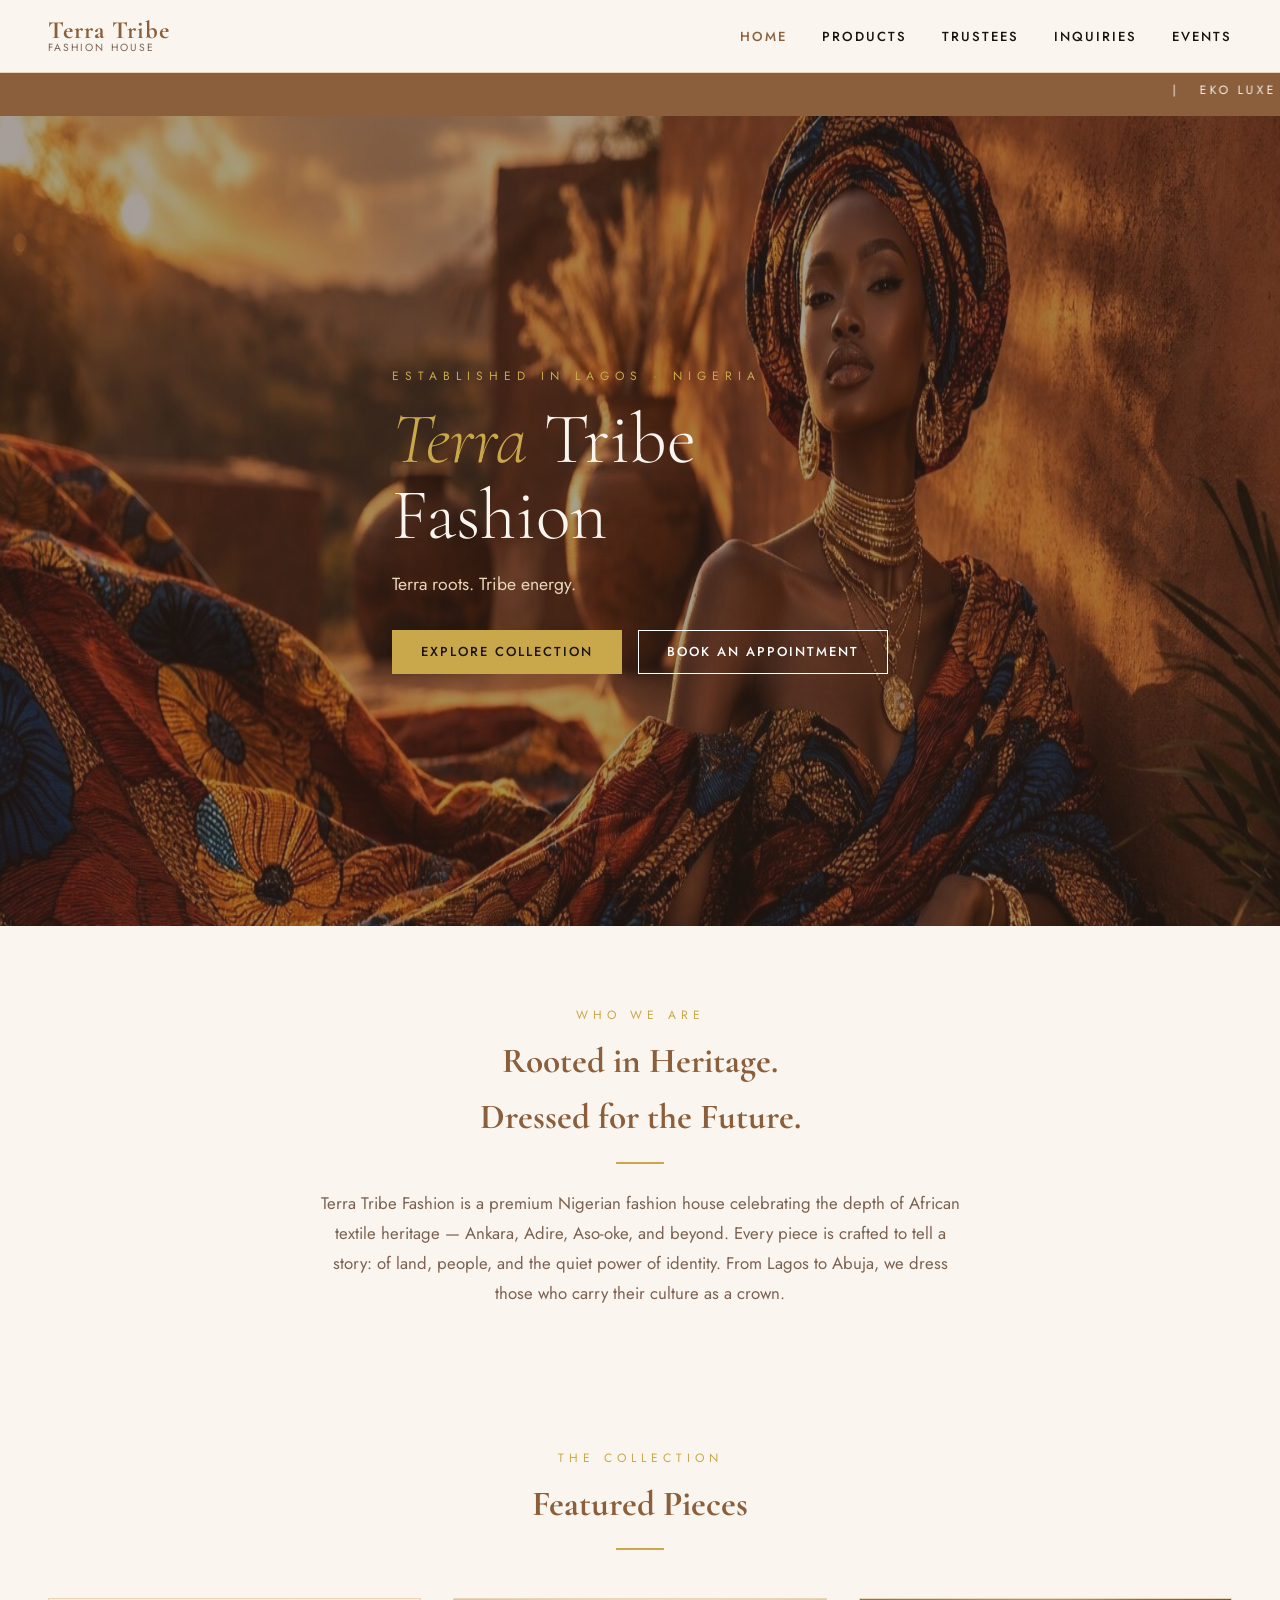
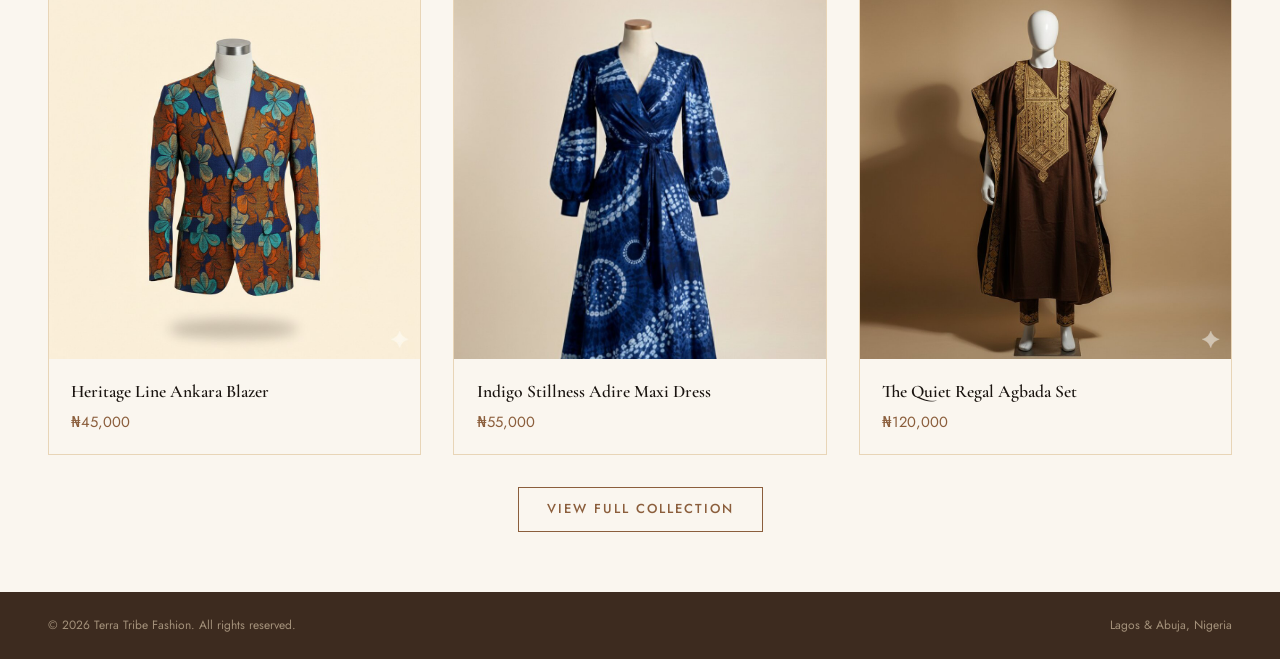
<file: terra/index.html>
<!DOCTYPE html>
<html lang="en">
<head>
  <meta charset="UTF-8" />
  <meta name="viewport" content="width=device-width, initial-scale=1.0" />
  <title>Terra Tribe Fashion — Home</title>
  <link rel="stylesheet" href="styles.css" />
</head>
<body>

<!-- HEADER / NAV -->
<header>
  <div class="container nav-inner">
    <a href="index.html" class="brand">
      <span class="brand-name">Terra Tribe</span>
      <span class="brand-tag">Fashion House</span>
    </a>
    <nav>
      <ul>
        <li><a href="index.html" class="active">Home</a></li>
        <li><a href="products.html">Products</a></li>
        <li><a href="trustees.html">Trustees</a></li>
        <li><a href="inquiries.html">Inquiries</a></li>
        <li><a href="events.html">Events</a></li>
      </ul>
    </nav>
  </div>
</header>

<!-- MARQUEE -->
<div class="marquee-bar">
  <marquee behavior="scroll" direction="left" scrollamount="5">
    &nbsp;&nbsp;&nbsp;|&nbsp;&nbsp;&nbsp;EKO LUXE SEASON PREVIEW - TUESDAY, APRIL 21, 2026 - VICTORIA ISLAND, LAGOS
    &nbsp;&nbsp;&nbsp;|&nbsp;&nbsp;&nbsp;LAGOS RUNWAY SHOWCASE NIGHT - FRIDAY, MAY 15, 2026 - IKOYI, LAGOS
    &nbsp;&nbsp;&nbsp;|&nbsp;&nbsp;&nbsp;ABUJA COUTURE BRUNCH - SATURDAY, SEPTEMBER 12, 2026 - MAITAMA ABUJA
    &nbsp;&nbsp;&nbsp;|&nbsp;&nbsp;&nbsp;YEAR END GALA &amp; AWARDS - SATURDAY, DECEMBER 5, 2026 - CBD, ABUJA
  </marquee>
</div>

<!-- MAIN CONTENT -->
<main>

<!-- HERO -->
<section class="hero">
  <div class="hero-bg">
    <img src="images/hero.jpg" alt="Terra Tribe Fashion" />
  </div>
  <div class="container">
    <div class="hero-content">
      <p class="hero-eyebrow">Established in Lagos · Nigeria</p>
      <h1 class="hero-title">
        <em>Terra</em> Tribe<br/>Fashion
      </h1>
      <p class="hero-tagline">Terra roots. Tribe energy.</p>
      <div class="hero-actions">
        <a href="products.html" class="btn btn-gold">Explore Collection</a>
        <a href="inquiries.html" class="btn btn-outline btn-outline-light">Book an Appointment</a>
      </div>
    </div>
  </div>
</section>

<!-- INTRO -->
<section class="intro-section">
  <div class="container">
    <p class="section-label text-center">Who We Are</p>
    <h2 class="section-title text-center">Rooted in Heritage.<br/>Dressed for the Future.</h2>
    <span class="section-divider"></span>
    <p class="intro-text">
      Terra Tribe Fashion is a premium Nigerian fashion house celebrating the depth of African textile
      heritage — Ankara, Adire, Aso-oke, and beyond. Every piece is crafted to tell a story: of land,
      people, and the quiet power of identity. From Lagos to Abuja, we dress those who carry their
      culture as a crown.
    </p>
  </div>
</section>

<!-- FEATURED PRODUCTS -->
<section class="featured-section">
  <div class="container">
    <div class="section-header">
      <p class="section-label">The Collection</p>
      <h2 class="section-title">Featured Pieces</h2>
      <span class="section-divider"></span>
    </div>
    <div class="product-grid">
      <div class="product-card">
        <div class="product-img-wrap">
          <img src="images/product1.jpg" alt="Heritage Line Ankara Blazer" />
        </div>
        <div class="product-info">
          <p class="product-name">Heritage Line Ankara Blazer</p>
          <p class="product-price">₦45,000</p>
        </div>
      </div>
      <div class="product-card">
        <div class="product-img-wrap">
          <img src="images/product2.jpg" alt="Indigo Stillness Adire Maxi Dress" />
        </div>
        <div class="product-info">
          <p class="product-name">Indigo Stillness Adire Maxi Dress</p>
          <p class="product-price">₦55,000</p>
        </div>
      </div>
      <div class="product-card">
        <div class="product-img-wrap">
          <img src="images/product3.jpg" alt="The Quiet Regal Agbada Set" />
        </div>
        <div class="product-info">
          <p class="product-name">The Quiet Regal Agbada Set</p>
          <p class="product-price">₦120,000</p>
        </div>
      </div>
    </div>
    <div class="text-center mt2">
      <a href="products.html" class="btn btn-outline">View Full Collection</a>
    </div>
  </div>
</section>


</main>

<!-- FOOTER -->
<footer>
  <div class="container">
    <div class="footer-bottom">
      <span>&copy; 2026 Terra Tribe Fashion. All rights reserved.</span>
      <span>Lagos &amp; Abuja, Nigeria</span>
    </div>
  </div>
</footer>

<button id="back-to-top" title="Back to top">&#8593;</button>

<script src="js/home.js"></script>
</body>
</html>
</file>
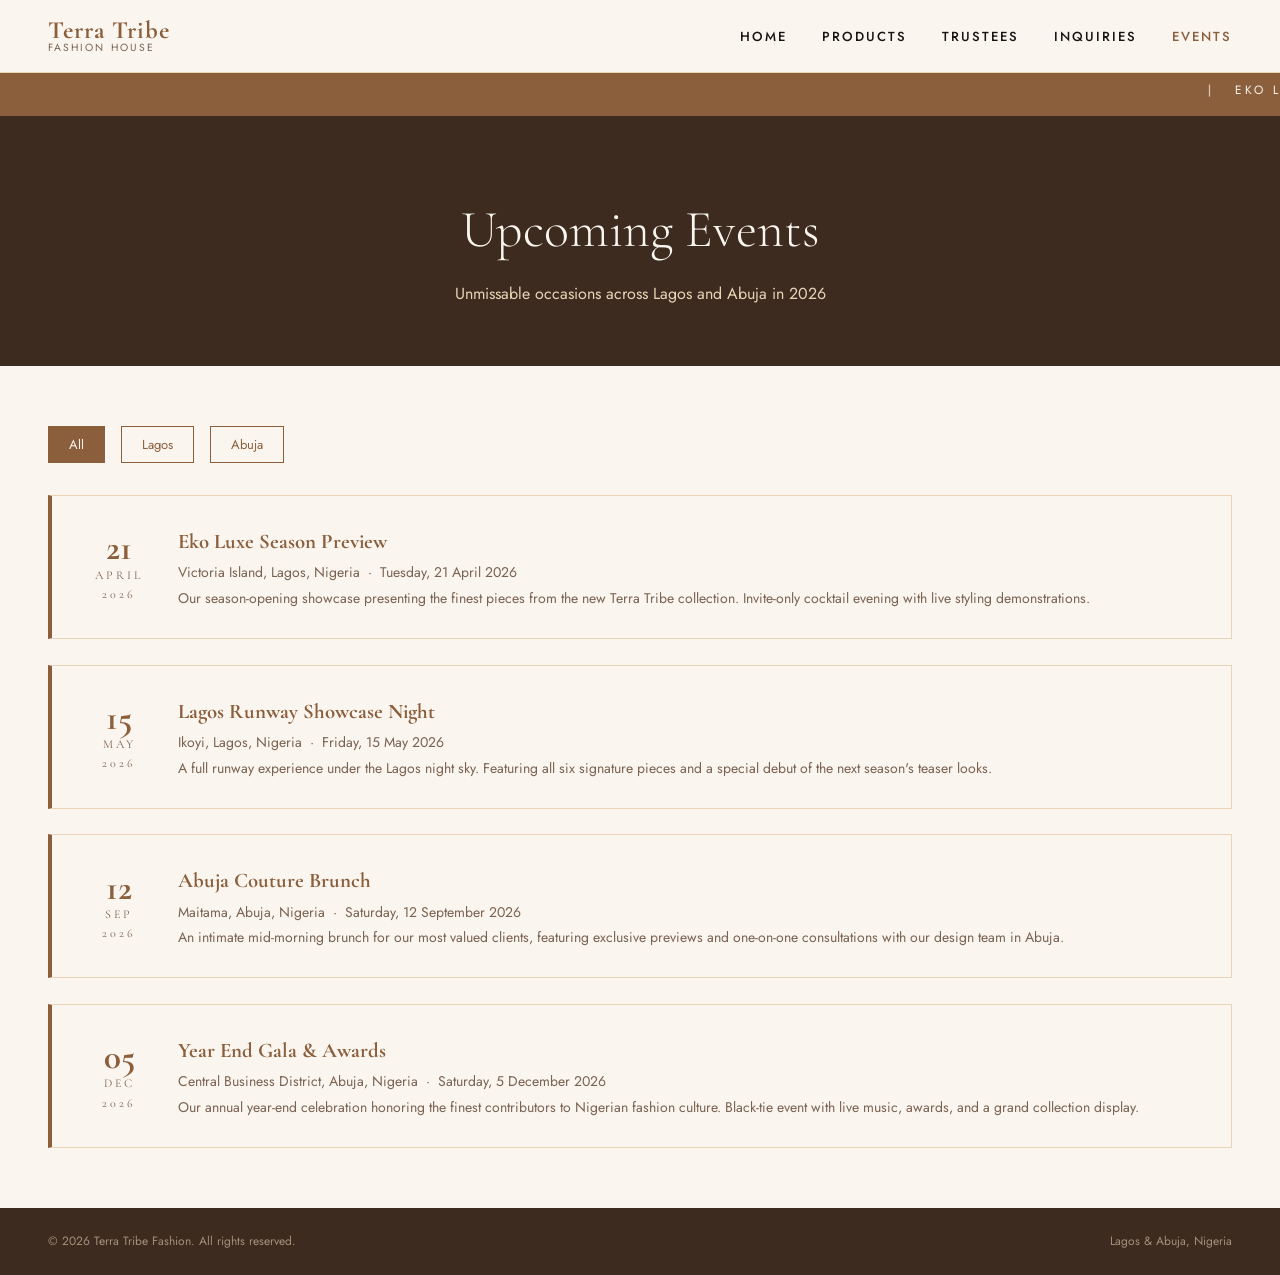
<file: terra/events.html>
<!DOCTYPE html>
<html lang="en">
<head>
  <meta charset="UTF-8" />
  <meta name="viewport" content="width=device-width, initial-scale=1.0" />
  <title>Terra Tribe Fashion — Events</title>
  <link rel="stylesheet" href="styles.css" />
</head>
<body>

<!-- HEADER / NAV -->
<header>
  <div class="container nav-inner">
    <a href="index.html" class="brand">
      <span class="brand-name">Terra Tribe</span>
      <span class="brand-tag">Fashion House</span>
    </a>
    <nav>
      <ul>
        <li><a href="index.html">Home</a></li>
        <li><a href="products.html">Products</a></li>
        <li><a href="trustees.html">Trustees</a></li>
        <li><a href="inquiries.html">Inquiries</a></li>
        <li><a href="events.html" class="active">Events</a></li>
      </ul>
    </nav>
  </div>
</header>

<!-- MARQUEE -->
<div class="marquee-bar">
  <marquee behavior="scroll" direction="left" scrollamount="5">
    &nbsp;&nbsp;&nbsp;|&nbsp;&nbsp;&nbsp;EKO LUXE SEASON PREVIEW - TUESDAY, APRIL 21, 2026 - VICTORIA ISLAND, LAGOS
    &nbsp;&nbsp;&nbsp;|&nbsp;&nbsp;&nbsp;LAGOS RUNWAY SHOWCASE NIGHT - FRIDAY, MAY 15, 2026 - IKOYI, LAGOS
    &nbsp;&nbsp;&nbsp;|&nbsp;&nbsp;&nbsp;ABUJA COUTURE BRUNCH - SATURDAY, SEPTEMBER 12, 2026 - MAITAMA ABUJA
    &nbsp;&nbsp;&nbsp;|&nbsp;&nbsp;&nbsp;YEAR END GALA &amp; AWARDS - SATURDAY, DECEMBER 5, 2026 - CBD, ABUJA
  </marquee>
</div>

<!-- MAIN CONTENT -->
<main>
<section class="page-hero">
  <h1>Upcoming Events</h1>
  <p>Unmissable occasions across Lagos and Abuja in 2026</p>
</section>

  <section class="spacer">
    <div class="container">

      <!-- CITY FILTER BUTTONS -->
      <div class="filter-wrap">
        <button class="filter-btn active" data-filter="all">All</button>
        <button class="filter-btn" data-filter="lagos">Lagos</button>
        <button class="filter-btn" data-filter="abuja">Abuja</button>
      </div>

      <!-- Events list -->
      <div class="events-list">

        <div class="event-card" data-city="lagos">
          <div class="event-date">
            <div class="day">21</div>
            <div class="month">April</div>
            <div class="year">2026</div>
          </div>
          <div class="event-info">
            <h3>Eko Luxe Season Preview</h3>
            <p>Victoria Island, Lagos, Nigeria &nbsp;·&nbsp; Tuesday, 21 April 2026</p>
            <p class="event-desc">
              Our season-opening showcase presenting the finest pieces from the new Terra Tribe collection.
              Invite-only cocktail evening with live styling demonstrations.
            </p>
          </div>
        </div>

        <div class="event-card" data-city="lagos">
          <div class="event-date">
            <div class="day">15</div>
            <div class="month">May</div>
            <div class="year">2026</div>
          </div>
          <div class="event-info">
            <h3>Lagos Runway Showcase Night</h3>
            <p>Ikoyi, Lagos, Nigeria &nbsp;·&nbsp; Friday, 15 May 2026</p>
            <p class="event-desc">
              A full runway experience under the Lagos night sky. Featuring all six signature pieces and
              a special debut of the next season's teaser looks.
            </p>
          </div>
        </div>

        <div class="event-card" data-city="abuja">
          <div class="event-date">
            <div class="day">12</div>
            <div class="month">Sep</div>
            <div class="year">2026</div>
          </div>
          <div class="event-info">
            <h3>Abuja Couture Brunch</h3>
            <p>Maitama, Abuja, Nigeria &nbsp;·&nbsp; Saturday, 12 September 2026</p>
            <p class="event-desc">
              An intimate mid-morning brunch for our most valued clients, featuring exclusive previews
              and one-on-one consultations with our design team in Abuja.
            </p>
          </div>
        </div>

        <div class="event-card" data-city="abuja">
          <div class="event-date">
            <div class="day">05</div>
            <div class="month">Dec</div>
            <div class="year">2026</div>
          </div>
          <div class="event-info">
            <h3>Year End Gala &amp; Awards</h3>
            <p>Central Business District, Abuja, Nigeria &nbsp;·&nbsp; Saturday, 5 December 2026</p>
            <p class="event-desc">
              Our annual year-end celebration honoring the finest contributors to Nigerian fashion culture.
              Black-tie event with live music, awards, and a grand collection display.
            </p>
          </div>
        </div>

      </div>

    </div>
  </section>
</main>

<!-- FOOTER -->
<footer>
  <div class="container">
    <div class="footer-bottom">
      <span>&copy; 2026 Terra Tribe Fashion. All rights reserved.</span>
      <span>Lagos &amp; Abuja, Nigeria</span>
    </div>
  </div>
</footer>

<script src="js/events.js"></script>
</body>
</html>
</file>
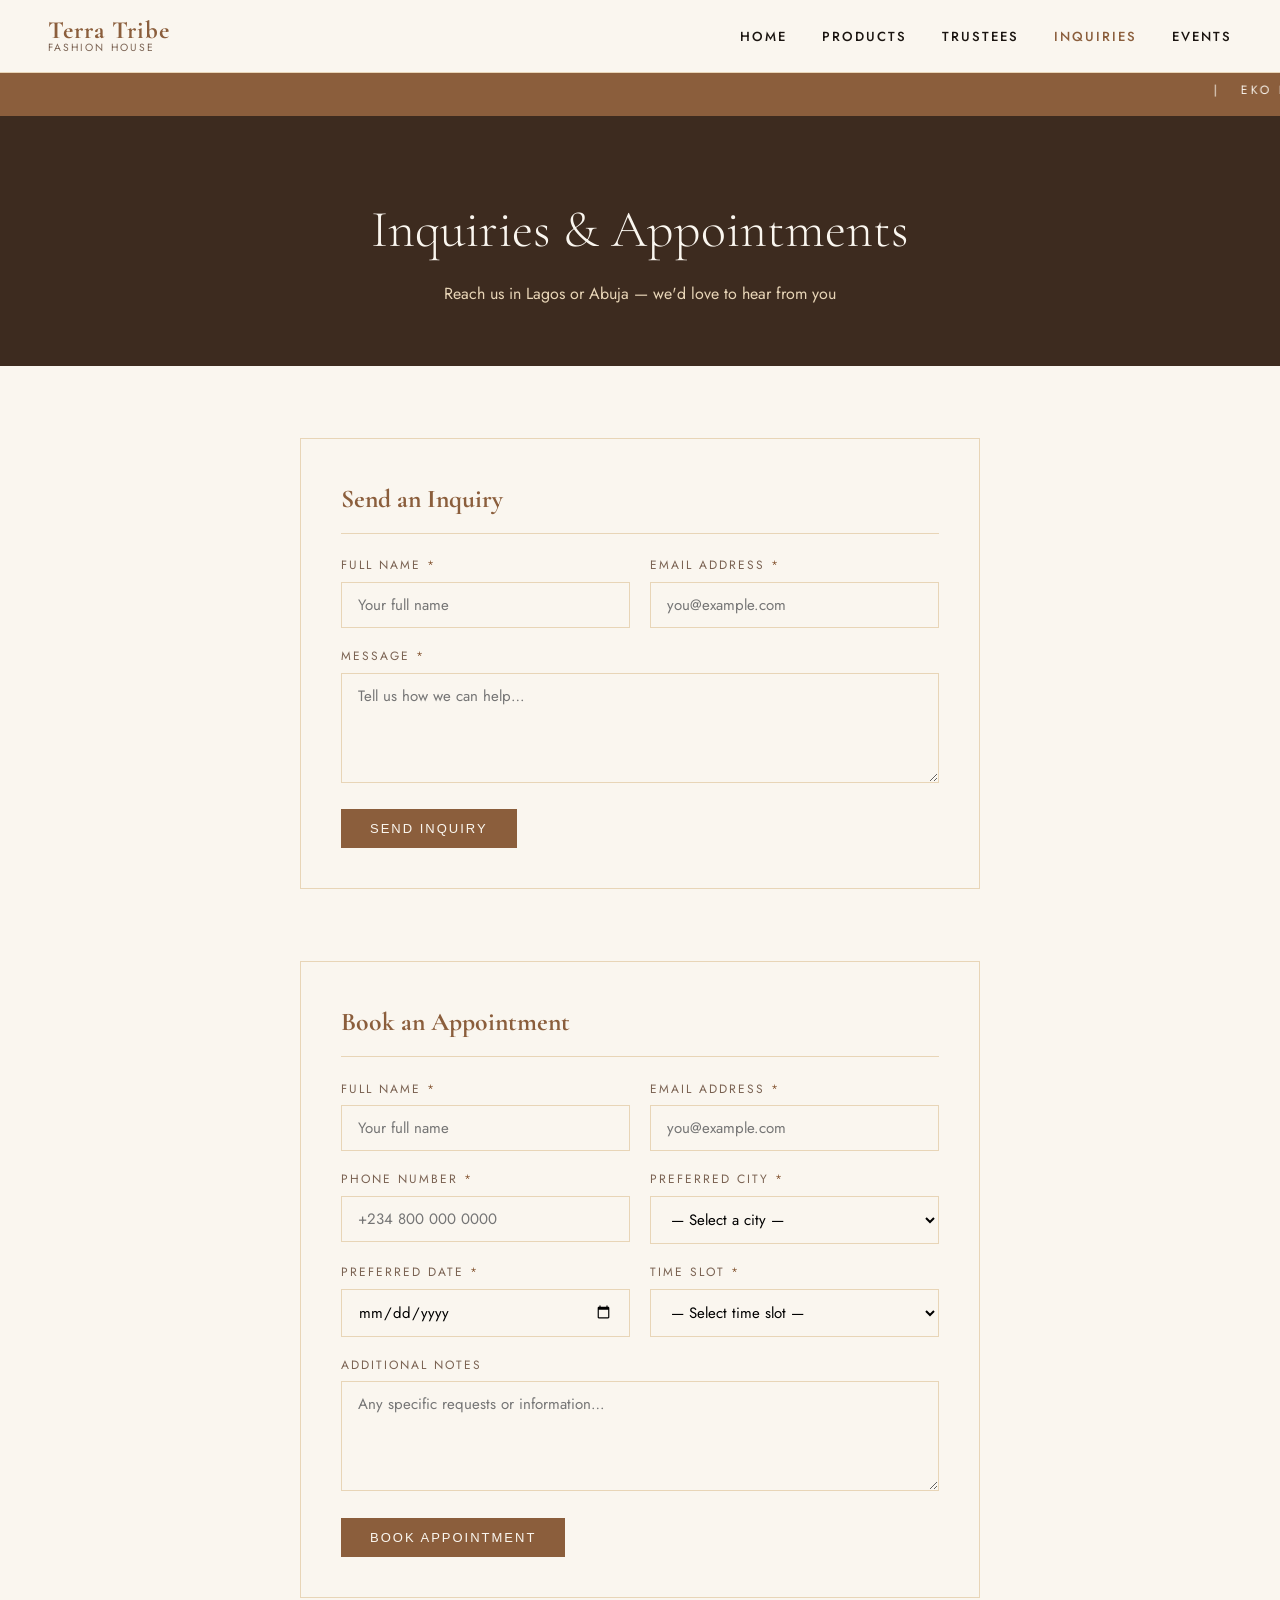
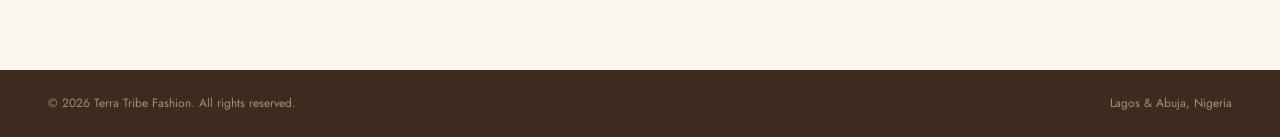
<file: terra/inquiries.html>
<!DOCTYPE html>
<html lang="en">
<head>
  <meta charset="UTF-8" />
  <meta name="viewport" content="width=device-width, initial-scale=1.0" />
  <title>Terra Tribe Fashion — Inquiries &amp; Appointments</title>
  <link rel="stylesheet" href="styles.css" />
</head>
<body>

<!-- HEADER / NAV -->
<header>
  <div class="container nav-inner">
    <a href="index.html" class="brand">
      <span class="brand-name">Terra Tribe</span>
      <span class="brand-tag">Fashion House</span>
    </a>
    <nav>
      <ul>
        <li><a href="index.html">Home</a></li>
        <li><a href="products.html">Products</a></li>
        <li><a href="trustees.html">Trustees</a></li>
        <li><a href="inquiries.html" class="active">Inquiries</a></li>
        <li><a href="events.html">Events</a></li>
      </ul>
    </nav>
  </div>
</header>

<!-- MARQUEE -->
<div class="marquee-bar">
  <marquee behavior="scroll" direction="left" scrollamount="5">
    &nbsp;&nbsp;&nbsp;|&nbsp;&nbsp;&nbsp;EKO LUXE SEASON PREVIEW - TUESDAY, APRIL 21, 2026 - VICTORIA ISLAND, LAGOS
    &nbsp;&nbsp;&nbsp;|&nbsp;&nbsp;&nbsp;LAGOS RUNWAY SHOWCASE NIGHT - FRIDAY, MAY 15, 2026 - IKOYI, LAGOS
    &nbsp;&nbsp;&nbsp;|&nbsp;&nbsp;&nbsp;ABUJA COUTURE BRUNCH - SATURDAY, SEPTEMBER 12, 2026 - MAITAMA ABUJA
    &nbsp;&nbsp;&nbsp;|&nbsp;&nbsp;&nbsp;YEAR END GALA &amp; AWARDS - SATURDAY, DECEMBER 5, 2026 - CBD, ABUJA
  </marquee>
</div>

<!-- MAIN CONTENT -->
<main>
<section class="page-hero">
  <h1>Inquiries &amp; Appointments</h1>
  <p>Reach us in Lagos or Abuja — we'd love to hear from you</p>
</section>

  <!-- INQUIRY FORM -->
  <section class="form-section">
    <div class="container">
      <div class="form-card">
        <h2 class="form-title">Send an Inquiry</h2>
        <form id="inquiry-form">
          <div class="form-row">
            <div class="form-group">
              <label for="inq-name">Full Name <span class="required-star">*</span></label>
              <input type="text" id="inq-name" name="name" placeholder="Your full name" />
              <span class="field-error" id="err-inq-name">Please enter your full name.</span>
            </div>
            <div class="form-group">
              <label for="inq-email">Email Address <span class="required-star">*</span></label>
              <input type="email" id="inq-email" name="email" placeholder="you@example.com" />
              <span class="field-error" id="err-inq-email">Please enter a valid email address.</span>
            </div>
          </div>
          <div class="form-group">
            <label for="inq-message">Message <span class="required-star">*</span></label>
            <textarea id="inq-message" name="message" placeholder="Tell us how we can help…"></textarea>
            <span class="field-error" id="err-inq-message">Please enter a message.</span>
          </div>
          <button type="submit" class="btn btn-primary">Send Inquiry</button>
          <div class="success-msg" id="inq-success">Thank you! Your inquiry has been received. We'll be in touch within 24 hours.</div>
        </form>
      </div>
    </div>
  </section>

  <!-- APPOINTMENT FORM -->
  <section class="form-section form-section-flush">
    <div class="container">
      <div class="form-card">
        <h2 class="form-title">Book an Appointment</h2>
        <form id="appt-form">
          <div class="form-row">
            <div class="form-group">
              <label for="appt-name">Full Name <span class="required-star">*</span></label>
              <input type="text" id="appt-name" name="name" placeholder="Your full name" />
              <span class="field-error" id="err-appt-name">Please enter your full name.</span>
            </div>
            <div class="form-group">
              <label for="appt-email">Email Address <span class="required-star">*</span></label>
              <input type="email" id="appt-email" name="email" placeholder="you@example.com" />
              <span class="field-error" id="err-appt-email">Please enter a valid email address.</span>
            </div>
          </div>
          <div class="form-row">
            <div class="form-group">
              <label for="appt-phone">Phone Number <span class="required-star">*</span></label>
              <input type="tel" id="appt-phone" name="phone" placeholder="+234 800 000 0000" />
              <span class="field-error" id="err-appt-phone">Please enter a valid phone number (at least 10 digits).</span>
            </div>
            <div class="form-group">
              <label for="appt-city">Preferred City <span class="required-star">*</span></label>
              <select id="appt-city" name="city">
                <option value="">— Select a city —</option>
                <option value="lagos">Lagos</option>
                <option value="abuja">Abuja</option>
              </select>
              <span class="field-error" id="err-appt-city">Please select a city.</span>
            </div>
          </div>
          <div class="form-row">
            <div class="form-group">
              <label for="appt-date">Preferred Date <span class="required-star">*</span></label>
              <input type="date" id="appt-date" name="date" />
              <span class="field-error" id="err-appt-date">Please select a date.</span>
            </div>
            <div class="form-group">
              <label for="appt-time">Time Slot <span class="required-star">*</span></label>
              <select id="appt-time" name="time">
                <option value="">— Select time slot —</option>
                <option value="09:00 AM">09:00 AM</option>
                <option value="10:00 AM">10:00 AM</option>
                <option value="11:00 AM">11:00 AM</option>
                <option value="12:00 PM">12:00 PM</option>
                <option value="02:00 PM">02:00 PM</option>
                <option value="03:00 PM">03:00 PM</option>
                <option value="04:00 PM">04:00 PM</option>
                <option value="05:00 PM">05:00 PM</option>
              </select>
              <span class="field-error" id="err-appt-time">Please select a time slot.</span>
            </div>
          </div>
          <div class="form-group">
            <label for="appt-message">Additional Notes</label>
            <textarea id="appt-message" name="message" placeholder="Any specific requests or information…"></textarea>
          </div>
          <button type="submit" class="btn btn-primary">Book Appointment</button>
          <div class="success-msg" id="appt-success">Appointment booked! We'll confirm your slot via email within 2 hours.</div>
        </form>
      </div>
    </div>
  </section>
</main>

<!-- FOOTER -->
<footer>
  <div class="container">
    <div class="footer-bottom">
      <span>&copy; 2026 Terra Tribe Fashion. All rights reserved.</span>
      <span>Lagos &amp; Abuja, Nigeria</span>
    </div>
  </div>
</footer>

<script src="js/inquiries.js"></script>
</body>
</html>
</file>
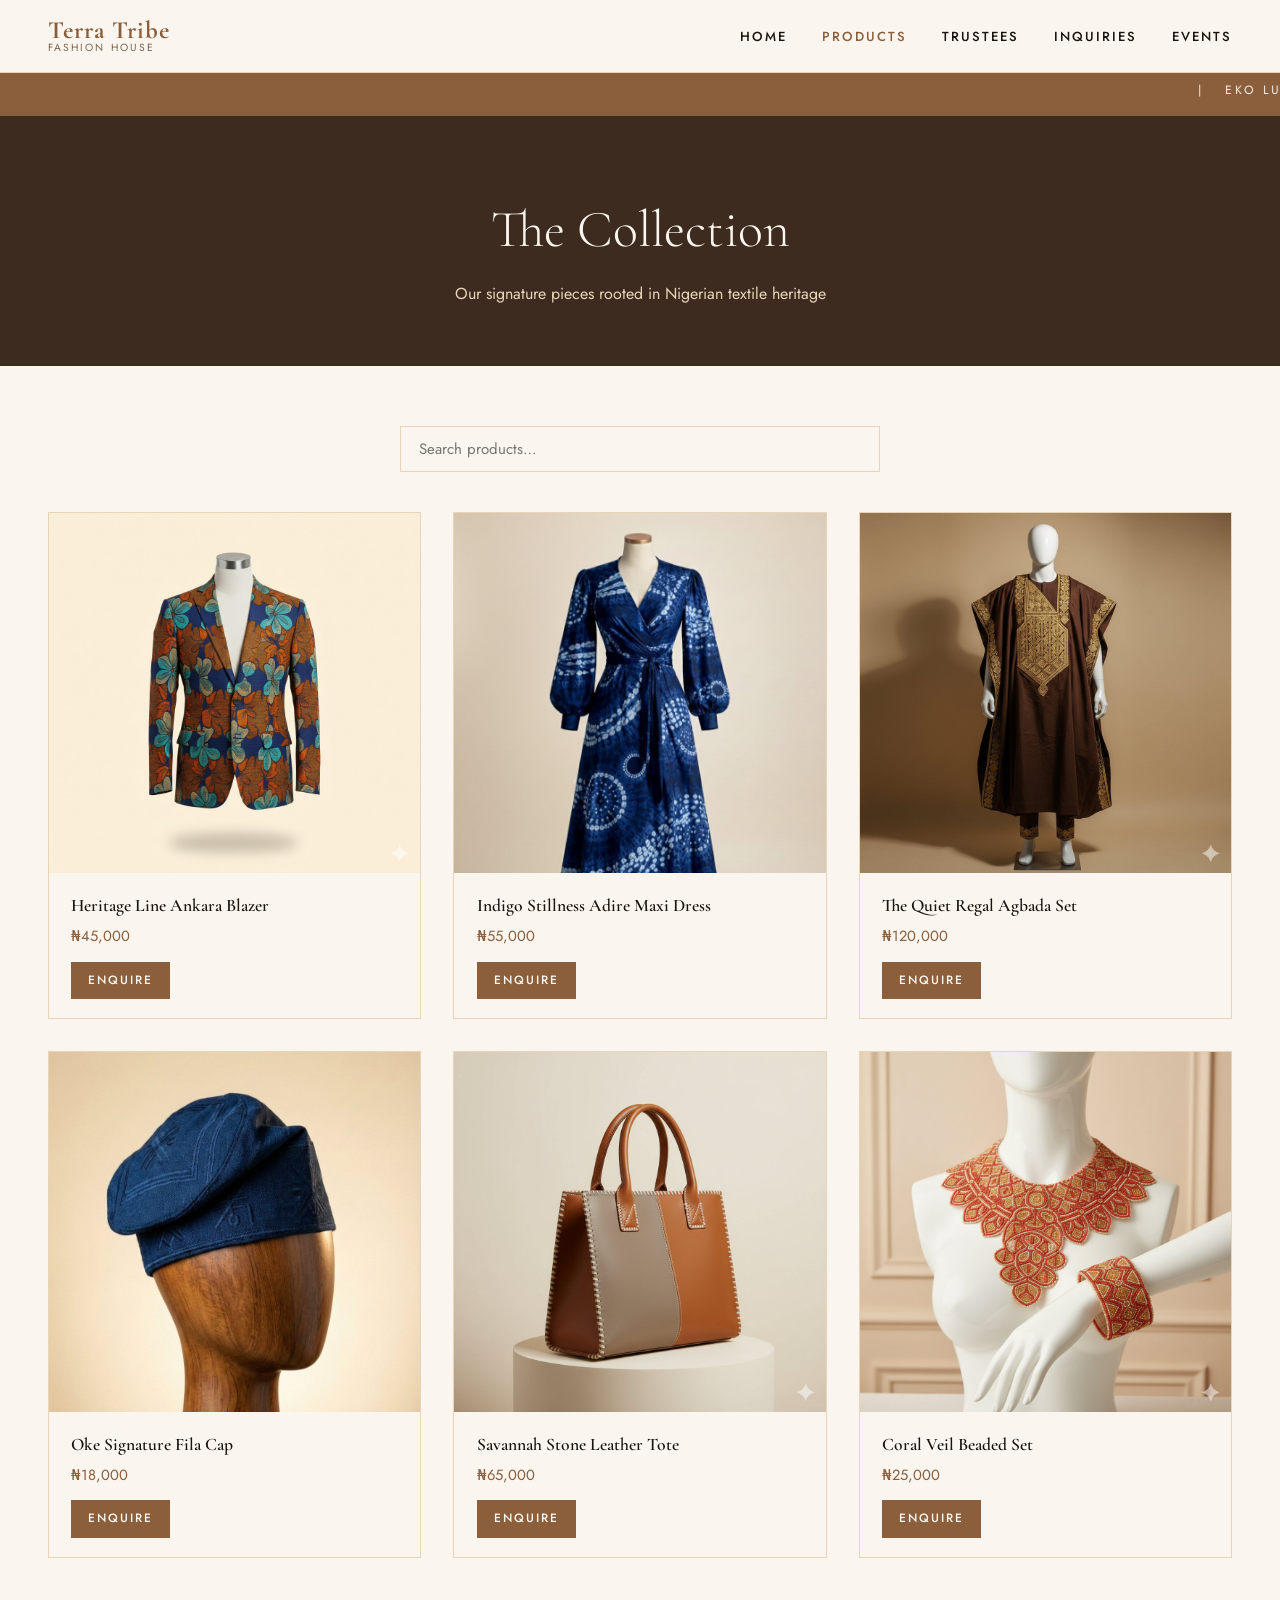
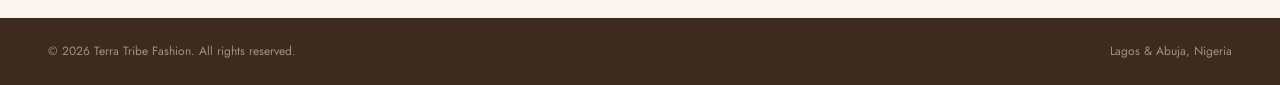
<file: terra/products.html>
<!DOCTYPE html>
<html lang="en">
<head>
  <meta charset="UTF-8" />
  <meta name="viewport" content="width=device-width, initial-scale=1.0" />
  <title>Terra Tribe Fashion — Products</title>
  <link rel="stylesheet" href="styles.css" />
</head>
<body>

<!-- HEADER / NAV -->
<header>
  <div class="container nav-inner">
    <a href="index.html" class="brand">
      <span class="brand-name">Terra Tribe</span>
      <span class="brand-tag">Fashion House</span>
    </a>
    <nav>
      <ul>
        <li><a href="index.html">Home</a></li>
        <li><a href="products.html" class="active">Products</a></li>
        <li><a href="trustees.html">Trustees</a></li>
        <li><a href="inquiries.html">Inquiries</a></li>
        <li><a href="events.html">Events</a></li>
      </ul>
    </nav>
  </div>
</header>

<!-- MARQUEE -->
<div class="marquee-bar">
  <marquee behavior="scroll" direction="left" scrollamount="5">
    &nbsp;&nbsp;&nbsp;|&nbsp;&nbsp;&nbsp;EKO LUXE SEASON PREVIEW - TUESDAY, APRIL 21, 2026 - VICTORIA ISLAND, LAGOS
    &nbsp;&nbsp;&nbsp;|&nbsp;&nbsp;&nbsp;LAGOS RUNWAY SHOWCASE NIGHT - FRIDAY, MAY 15, 2026 - IKOYI, LAGOS
    &nbsp;&nbsp;&nbsp;|&nbsp;&nbsp;&nbsp;ABUJA COUTURE BRUNCH - SATURDAY, SEPTEMBER 12, 2026 - MAITAMA ABUJA
    &nbsp;&nbsp;&nbsp;|&nbsp;&nbsp;&nbsp;YEAR END GALA &amp; AWARDS - SATURDAY, DECEMBER 5, 2026 - CBD, ABUJA
  </marquee>
</div>

<!-- MAIN CONTENT -->
<main>
<section class="page-hero">
  <h1>The Collection</h1>
  <p>Our signature pieces rooted in Nigerian textile heritage</p>
</section>

  <section class="spacer">
    <div class="container">
      <!-- Search -->
      <div class="search-wrap">
        <input type="text" id="search-input" placeholder="Search products…" />
      </div>

      <div class="product-grid">

        <div class="product-card" data-name="Heritage Line Ankara Blazer">
          <div class="product-img-wrap">
            <img src="images/product1.jpg" alt="Heritage Line Ankara Blazer" />
          </div>
          <div class="product-info">
            <p class="product-name">Heritage Line Ankara Blazer</p>
            <p class="product-price">₦45,000</p>
            <div class="product-actions">
              <a href="inquiries.html" class="btn btn-primary btn-sm">Enquire</a>
            </div>
          </div>
        </div>

        <div class="product-card" data-name="Indigo Stillness Adire Maxi Dress">
          <div class="product-img-wrap">
            <img src="images/product2.jpg" alt="Indigo Stillness Adire Maxi Dress" />
          </div>
          <div class="product-info">
            <p class="product-name">Indigo Stillness Adire Maxi Dress</p>
            <p class="product-price">₦55,000</p>
            <div class="product-actions">
              <a href="inquiries.html" class="btn btn-primary btn-sm">Enquire</a>
            </div>
          </div>
        </div>

        <div class="product-card" data-name="The Quiet Regal Agbada Set">
          <div class="product-img-wrap">
            <img src="images/product3.jpg" alt="The Quiet Regal Agbada Set" />
          </div>
          <div class="product-info">
            <p class="product-name">The Quiet Regal Agbada Set</p>
            <p class="product-price">₦120,000</p>
            <div class="product-actions">
              <a href="inquiries.html" class="btn btn-primary btn-sm">Enquire</a>
            </div>
          </div>
        </div>

        <div class="product-card" data-name="Oke Signature Fila Cap">
          <div class="product-img-wrap">
            <img src="images/product4.jpg" alt="Oke Signature Fila Cap" />
          </div>
          <div class="product-info">
            <p class="product-name">Oke Signature Fila Cap</p>
            <p class="product-price">₦18,000</p>
            <div class="product-actions">
              <a href="inquiries.html" class="btn btn-primary btn-sm">Enquire</a>
            </div>
          </div>
        </div>

        <div class="product-card" data-name="Savannah Stone Leather Tote">
          <div class="product-img-wrap">
            <img src="images/product5.jpg" alt="Savannah Stone Leather Tote" />
          </div>
          <div class="product-info">
            <p class="product-name">Savannah Stone Leather Tote</p>
            <p class="product-price">₦65,000</p>
            <div class="product-actions">
              <a href="inquiries.html" class="btn btn-primary btn-sm">Enquire</a>
            </div>
          </div>
        </div>

        <div class="product-card" data-name="Coral Veil Beaded Set">
          <div class="product-img-wrap">
            <img src="images/product6.jpg" alt="Coral Veil Beaded Set" />
          </div>
          <div class="product-info">
            <p class="product-name">Coral Veil Beaded Set</p>
            <p class="product-price">₦25,000</p>
            <div class="product-actions">
              <a href="inquiries.html" class="btn btn-primary btn-sm">Enquire</a>
            </div>
          </div>
        </div>

      </div>
      <p class="no-results" id="no-results">No products found.</p>
    </div>
  </section>
</main>

<!-- FOOTER -->
<footer>
  <div class="container">
    <div class="footer-bottom">
      <span>&copy; 2026 Terra Tribe Fashion. All rights reserved.</span>
      <span>Lagos &amp; Abuja, Nigeria</span>
    </div>
  </div>
</footer>

<script src="js/products.js"></script>
</body>
</html>
</file>
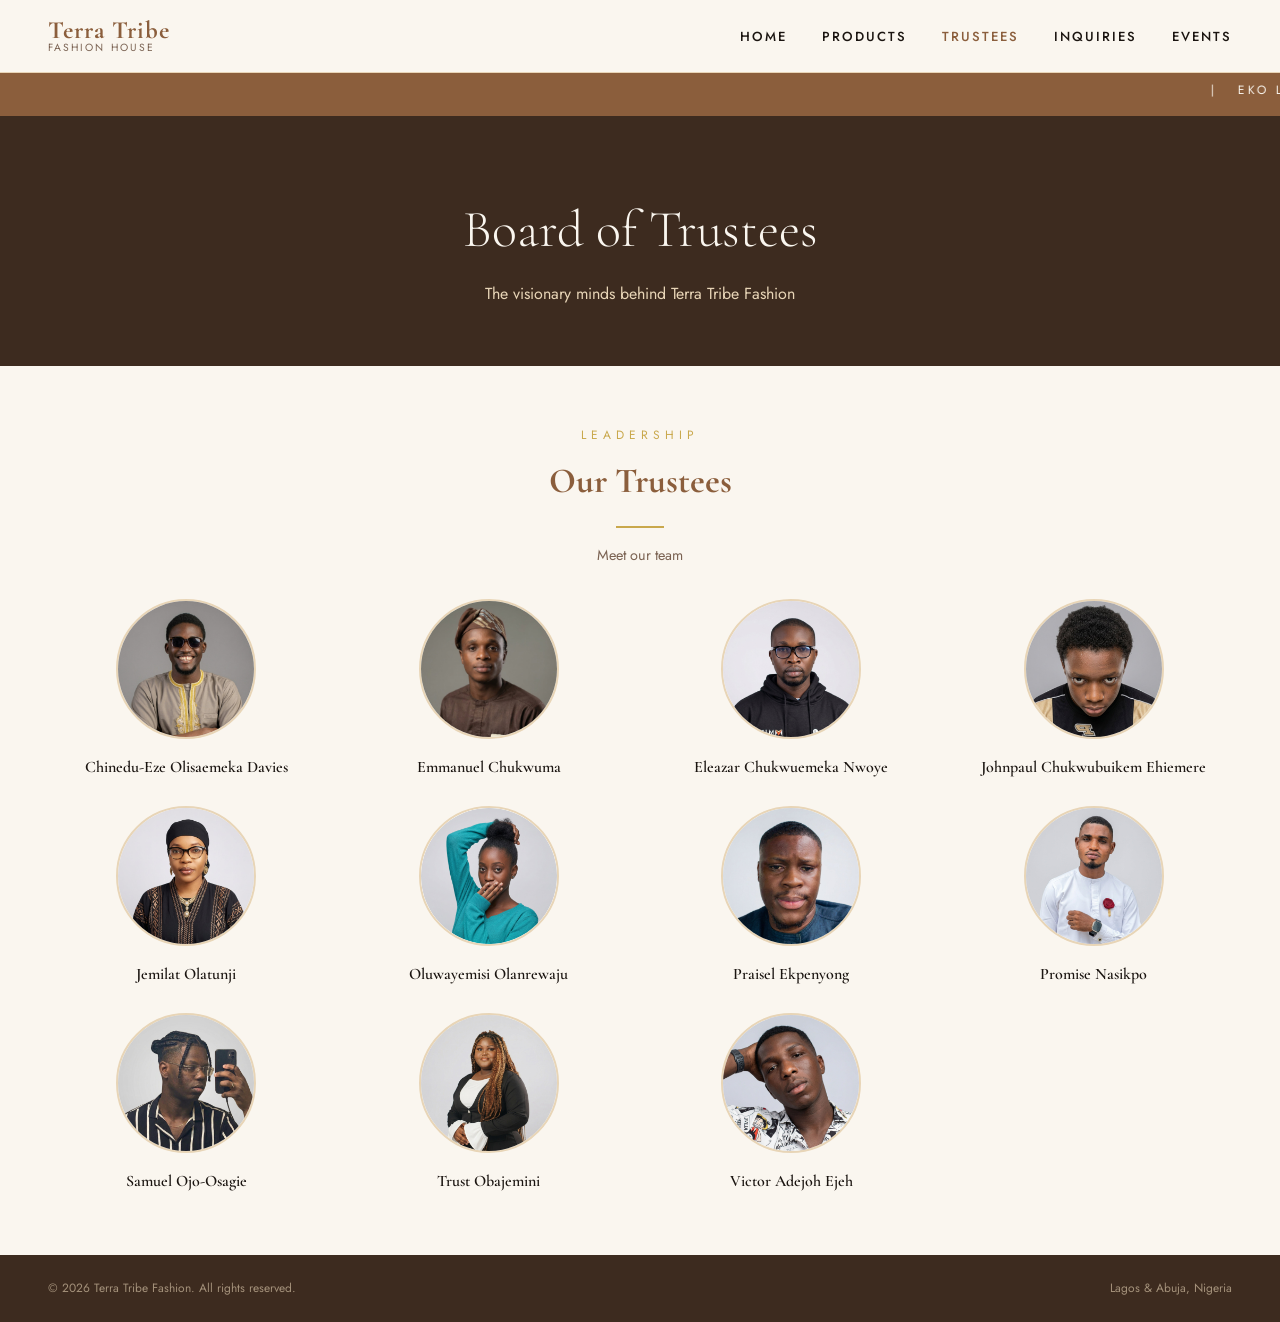
<file: terra/trustees.html>
<!DOCTYPE html>
<html lang="en">
<head>
  <meta charset="UTF-8" />
  <meta name="viewport" content="width=device-width, initial-scale=1.0" />
  <title>Terra Tribe Fashion — Board of Trustees</title>
  <link rel="stylesheet" href="styles.css" />
</head>
<body>

<!-- HEADER / NAV -->
<header>
  <div class="container nav-inner">
    <a href="index.html" class="brand">
      <span class="brand-name">Terra Tribe</span>
      <span class="brand-tag">Fashion House</span>
    </a>
    <nav>
      <ul>
        <li><a href="index.html">Home</a></li>
        <li><a href="products.html">Products</a></li>
        <li><a href="trustees.html" class="active">Trustees</a></li>
        <li><a href="inquiries.html">Inquiries</a></li>
        <li><a href="events.html">Events</a></li>
      </ul>
    </nav>
  </div>
</header>

<!-- MARQUEE -->
<div class="marquee-bar">
  <marquee behavior="scroll" direction="left" scrollamount="5">
    &nbsp;&nbsp;&nbsp;|&nbsp;&nbsp;&nbsp;EKO LUXE SEASON PREVIEW - TUESDAY, APRIL 21, 2026 - VICTORIA ISLAND, LAGOS
    &nbsp;&nbsp;&nbsp;|&nbsp;&nbsp;&nbsp;LAGOS RUNWAY SHOWCASE NIGHT - FRIDAY, MAY 15, 2026 - IKOYI, LAGOS
    &nbsp;&nbsp;&nbsp;|&nbsp;&nbsp;&nbsp;ABUJA COUTURE BRUNCH - SATURDAY, SEPTEMBER 12, 2026 - MAITAMA ABUJA
    &nbsp;&nbsp;&nbsp;|&nbsp;&nbsp;&nbsp;YEAR END GALA &amp; AWARDS - SATURDAY, DECEMBER 5, 2026 - CBD, ABUJA
  </marquee>
</div>

<!-- MAIN CONTENT -->
<main>
<section class="page-hero">
  <h1>Board of Trustees</h1>
  <p>The visionary minds behind Terra Tribe Fashion</p>
</section>

  <section class="spacer">
    <div class="container">
      <div class="text-center mb2">
        <p class="section-label">Leadership</p>
        <h2 class="section-title">Our Trustees</h2>
        <span class="section-divider"></span>
        <p class="team-subtitle">Meet our team</p>
      </div>

      <div class="trustee-grid">

        <div class="trustee-card">
          <div class="trustee-photo"><img src="images/Chinedu.jpg" alt="Chinedu-Eze Olisaemeka Davies" /></div>
          <p class="trustee-name">Chinedu-Eze Olisaemeka Davies</p>
          <p class="trustee-email">c.olisaemeka1477@miva.edu.ng</p>
        </div>

        <div class="trustee-card">
          <div class="trustee-photo"><img src="images/Emmanuel.jpg" alt="Emmanuel Chukwuma" /></div>
          <p class="trustee-name">Emmanuel Chukwuma</p>
          <p class="trustee-email">e.chukwuma6065@miva.edu.ng</p>
        </div>

        <div class="trustee-card">
          <div class="trustee-photo"><img src="images/Eleazar.jpg" alt="Eleazar Chukwuemeka Nwoye" /></div>
          <p class="trustee-name">Eleazar Chukwuemeka Nwoye</p>
          <p class="trustee-email">e.nwoye8047@miva.edu.ng</p>
        </div>

        <div class="trustee-card">
          <div class="trustee-photo"><img src="images/Johnpaul.jpg" alt="Johnpaul Chukwubuikem Ehiemere" /></div>
          <p class="trustee-name">Johnpaul Chukwubuikem Ehiemere</p>
          <p class="trustee-email">j.ehiemere1678@miva.edu.ng</p>
        </div>

        <div class="trustee-card">
          <div class="trustee-photo"><img src="images/Jemilat.jpg" alt="Jemilat Olatunji" /></div>
          <p class="trustee-name">Jemilat Olatunji</p>
          <p class="trustee-email">j.olatunji9879@miva.edu.ng</p>
        </div>

        <div class="trustee-card">
          <div class="trustee-photo"><img src="images/Oluwayemisi.jpg" alt="Oluwayemisi Olanrewaju" /></div>
          <p class="trustee-name">Oluwayemisi Olanrewaju</p>
          <p class="trustee-email">o.olanrewaju4959@miva.edu.ng</p>
        </div>

        <div class="trustee-card">
          <div class="trustee-photo"><img src="images/Praisel.jpg" alt="Praisel Ekpenyong" /></div>
          <p class="trustee-name">Praisel Ekpenyong</p>
          <p class="trustee-email">p.ekpenyong8162@miva.edu.ng</p>
        </div>

        <div class="trustee-card">
          <div class="trustee-photo"><img src="images/Promise.jpg" alt="Promise Nasikpo" /></div>
          <p class="trustee-name">Promise Nasikpo</p>
          <p class="trustee-email">p.nasikpo1001@miva.edu.ng</p>
        </div>

        <div class="trustee-card">
          <div class="trustee-photo"><img src="images/Samuel.jpg" alt="Samuel Ojo-Osagie" /></div>
          <p class="trustee-name">Samuel Ojo-Osagie</p>
          <p class="trustee-email">s.ojo-osagie0352@miva.edu.ng</p>
        </div>

        <div class="trustee-card">
          <div class="trustee-photo"><img src="images/Trust.jpg" alt="Trust Obajemini" /></div>
          <p class="trustee-name">Trust Obajemini</p>
          <p class="trustee-email">t.obajemini1500@miva.edu.ng</p>
        </div>

        <div class="trustee-card">
          <div class="trustee-photo"><img src="images/Victor.jpg" alt="Victor Adejoh Ejeh" /></div>
          <p class="trustee-name">Victor Adejoh Ejeh</p>
          <p class="trustee-email">v.adejoh5863@miva.edu.ng</p>
        </div>

      </div>
    </div>
  </section>
</main>

<!-- FOOTER -->
<footer>
  <div class="container">
    <div class="footer-bottom">
      <span>&copy; 2026 Terra Tribe Fashion. All rights reserved.</span>
      <span>Lagos &amp; Abuja, Nigeria</span>
    </div>
  </div>
</footer>

<script src="js/trustees.js"></script>
</body>
</html>
</file>
<file: terra/styles.css>
/* ============================================
   TERRA TRIBE FASHION — styles.css
   ============================================ */

@import url('https://fonts.googleapis.com/css2?family=Cormorant+Garamond:ital,wght@0,300;0,400;0,600;0,700;1,400&family=Jost:wght@400;500&display=swap');

/* ─── VARIABLES ─────────────────────────────── */
:root {
  --clay:  #8B5E3C;
  --sand:  #E8D5B7;
  --cream: #FAF6EF;
  --dark:  #1A1410;
  --mid:   #3D2B1F;
  --gold:  #C9A84C;
  --muted: #7A6252;

  --font-display: 'Cormorant Garamond', Georgia, serif;
  --font-body:    'Jost', sans-serif;
}

/* ─── RESET ─────────────────────────────────── */
*, *::before, *::after { box-sizing: border-box; margin: 0; padding: 0; }
html { scroll-behavior: smooth; }
body { font-family: var(--font-body); background: var(--cream); color: var(--dark); line-height: 1.6; overflow-x: hidden; }
img  { display: block; max-width: 100%; height: auto; }
a    { color: inherit; text-decoration: none; }
ul   { list-style: none; }

/* ─── LAYOUT ────────────────────────────────── */
.container   { max-width: 1240px; margin: 0 auto; padding: 0 28px; }
.text-center { text-align: center; }
.mt2 { margin-top: 2rem; }
.mb2 { margin-bottom: 2rem; }

/* shared uppercase rule */
.brand-tag, nav a, .section-label,
.btn, .hero-eyebrow, .form-group label,
.event-date .month { text-transform: uppercase; }

/* ─── HEADER / NAV ──────────────────────────── */
header { position: sticky; top: 0; z-index: 900; background: var(--cream); border-bottom: 1px solid var(--sand); }
.nav-inner  { display: flex; align-items: center; justify-content: space-between; height: 72px; }
.brand      { display: flex; flex-direction: column; line-height: 1; }
.brand-name { font-family: var(--font-display); font-size: 1.55rem; font-weight: 700; color: var(--clay); letter-spacing: .04em; }
.brand-tag  { font-size: .65rem; letter-spacing: .2em; color: var(--muted); }
nav ul { display: flex; gap: 2.2rem; align-items: center; }
nav a  { font-size: .82rem; font-weight: 500; letter-spacing: .15em; color: var(--dark); transition: color .3s ease; }
nav a:hover, nav a.active { color: var(--clay); }

/* ─── MARQUEE ───────────────────────────────── */
.marquee-bar  { background: var(--clay); padding: 8px 0; }
.marquee-bar marquee { font-size: 12px; letter-spacing: 3px; color: var(--cream); }

/* ─── SECTION HEADINGS ──────────────────────── */
.section-label   { font-size: 12px; letter-spacing: 5px; color: var(--gold); margin-bottom: 8px; }
.section-title   { font-family: var(--font-display); font-size: 2.2rem; color: var(--clay); }
.section-divider { display: block; width: 48px; height: 2px; background: var(--gold); margin: 1rem auto 0; }

/* ─── BUTTONS ───────────────────────────────── */
.btn {
  display: inline-block; padding: 11px 28px;
  font-size: 13px; font-weight: 500; letter-spacing: 2px;
  border: 1px solid transparent; transition: all .3s ease;
}
.btn-gold          { background: var(--gold); color: var(--dark); border-color: var(--gold); }
.btn-primary       { background: var(--clay); color: var(--cream); border-color: var(--clay); }
.btn-outline       { background: transparent; color: var(--clay); border-color: var(--clay); }
.btn-outline-light { color: #fff; border-color: #fff; }
.btn-sm            { font-size: 12px; padding: 8px 16px; }
.btn-gold:hover    { opacity: .85; }
.btn-primary:hover { background: var(--mid); border-color: var(--mid); }
.btn-outline:hover { background: var(--clay); color: var(--cream); }

/* ─── HERO (HOME) ───────────────────────────── */
.hero          { position: relative; min-height: 90vh; display: flex; align-items: center; background: var(--mid); }
.hero-bg       { position: absolute; top: 0; right: 0; bottom: 0; left: 0; }
.hero-bg img   { width: 100%; height: 100%; opacity: .55; }
.hero-content  { position: relative; max-width: 720px; padding: 4rem 0; }
.hero-eyebrow  { font-size: 12px; letter-spacing: 6px; color: var(--gold); margin-bottom: 1rem; }
.hero-title    { font-family: var(--font-display); font-size: 72px; font-weight: 300; color: var(--cream); line-height: 1.05; margin-bottom: 1rem; }
.hero-title em { font-style: italic; color: var(--gold); }
.hero-tagline  { color: var(--sand); font-size: 1.1rem; margin-bottom: 2rem; }
.hero-actions  { display: flex; gap: 1rem; flex-wrap: wrap; }

/* ─── PAGE SECTIONS ─────────────────────────── */
.intro-section  { padding: 80px 0; text-align: center; }
.intro-text     { max-width: 640px; margin: 1.5rem auto 0; color: var(--muted); font-size: 1.05rem; line-height: 1.8; }
.featured-section, .spacer { padding: 60px 0; }
.section-header { text-align: center; margin-bottom: 3rem; }
.page-hero      { background: var(--mid); padding: 72px 0 60px; text-align: center; }
.page-hero h1   { font-family: var(--font-display); font-size: 52px; font-weight: 300; color: var(--cream); }
.page-hero p    { color: var(--sand); margin-top: .6rem; }

/* ─── PRODUCT GRID ──────────────────────────── */
.product-grid     { display: grid; grid-template-columns: repeat(3, 1fr); gap: 2rem; }
.product-card     { background: var(--cream); border: 1px solid var(--sand); overflow: hidden; transition: all .3s ease; }
.product-card:hover { transform: translateY(-4px); box-shadow: 0 12px 40px rgba(0,0,0,.15); }
.product-img-wrap { width: 100%; height: 360px; overflow: hidden; }
.product-img-wrap img { width: 100%; height: 100%; }
.product-info    { padding: 1.2rem 1.4rem; }
.product-name    { font-family: var(--font-display); font-size: 1.1rem; font-weight: 600; }
.product-price   { font-size: .92rem; color: var(--clay); margin-top: .3rem; }
.product-actions { display: flex; gap: .6rem; margin-top: .8rem; }

/* ─── SEARCH BAR ────────────────────────────── */
.search-wrap       { display: flex; gap: 1rem; max-width: 480px; margin: 0 auto 2.5rem; }
.search-wrap input { flex: 1; padding: 11px 18px; border: 1px solid var(--sand); background: var(--cream); font-family: var(--font-body); font-size: 15px; outline: none; }
.search-wrap input:focus { border-color: var(--clay); }
.no-results        { text-align: center; padding: 3rem; color: var(--muted); display: none; }

/* ─── TRUSTEE GRID ──────────────────────────── */
.trustee-grid  { display: grid; grid-template-columns: repeat(4, 1fr); gap: 1.6rem; }
.trustee-card  { text-align: center; cursor: pointer; }
.trustee-email { display: none; font-size: 12px; color: var(--clay); margin-top: .4rem; word-break: break-all; }
.trustee-photo { width: 140px; height: 140px; border-radius: 50%; overflow: hidden; border: 2px solid var(--sand); margin: 0 auto 1rem; }
.trustee-photo img { width: 100%; height: 100%; }
.trustee-name  { font-family: var(--font-display); font-size: 1rem; font-weight: 600; }
.team-subtitle { font-size: .9rem; color: var(--muted); margin-top: 1rem; }

/* ─── FORM ──────────────────────────────────── */
.form-section       { padding: 72px 0; }
.form-section-flush { padding-top: 0; }
.form-card    { background: var(--cream); border: 1px solid var(--sand); padding: 2.5rem; max-width: 680px; margin: 0 auto; }
.form-title   { font-family: var(--font-display); font-size: 1.6rem; color: var(--clay); margin-bottom: 1.4rem; padding-bottom: .8rem; border-bottom: 1px solid var(--sand); }
.form-row     { display: grid; grid-template-columns: 1fr 1fr; gap: 1.2rem; }
.form-group   { margin-bottom: 1.2rem; }
.form-group label { display: block; font-size: 12px; letter-spacing: 2px; color: var(--muted); margin-bottom: .4rem; }
.form-group input, .form-group select, .form-group textarea {
  width: 100%; padding: 11px 16px; border: 1px solid var(--sand);
  background: var(--cream); font-family: var(--font-body); font-size: 15px; outline: none; transition: border-color .3s ease;
}
.form-group input:focus, .form-group select:focus, .form-group textarea:focus { border-color: var(--clay); }
.form-group textarea { min-height: 110px; resize: vertical; }
.field-error  { font-size: 12px; color: #C0392B; margin-top: .3rem; display: none; }
.required-star { color: var(--clay); }
.success-msg  { background: #E8F5E9; border: 1px solid #66BB6A; color: #2E7D32; padding: 1rem; font-size: 14px; display: none; margin-top: 1rem; }

/* ─── EVENTS ────────────────────────────────── */
.filter-wrap { display: flex; gap: 1rem; margin-bottom: 2rem; }
.filter-btn  { padding: 8px 20px; border: 1px solid var(--clay); background: transparent; color: var(--clay); font-family: var(--font-body); font-size: 13px; cursor: pointer; }
.filter-btn.active { background: var(--clay); color: var(--cream); }
.events-list { display: flex; flex-direction: column; gap: 1.6rem; }
.event-card  { display: grid; grid-template-columns: auto 1fr; gap: 1.5rem; align-items: center; padding: 1.8rem 2rem; background: var(--cream); border: 1px solid var(--sand); border-left: 4px solid var(--clay); }
.event-date  { text-align: center; min-width: 70px; font-family: var(--font-display); }
.event-date .day { font-size: 2.2rem; font-weight: 700; color: var(--clay); line-height: 1; }
.event-date .month, .event-date .year { font-size: 12px; letter-spacing: 3px; color: var(--muted); }
.event-info h3 { font-family: var(--font-display); font-size: 1.3rem; color: var(--clay); }
.event-info p, .event-desc { font-size: 14px; color: var(--muted); margin-top: .2rem; }
.event-desc                { margin-top: .5rem; }

/* ─── FOOTER ────────────────────────────────── */
footer         { background: var(--mid); color: var(--sand); padding: 24px 0; }
.footer-bottom { display: flex; justify-content: space-between; font-size: 12px; opacity: .6; }

/* ─── BACK TO TOP ───────────────────────────── */
#back-to-top {
  position: fixed; bottom: 2rem; right: 2rem; width: 48px; height: 48px;
  background: var(--clay); color: var(--cream); font-size: 1.2rem;
  display: flex; align-items: center; justify-content: center;
  opacity: 0; pointer-events: none; transition: all .3s ease;
}
#back-to-top.visible { opacity: 1; pointer-events: auto; }
#back-to-top:hover   { background: var(--mid); }

/* ─── RESPONSIVE ────────────────────────────── */
@media (max-width: 768px) {
  .product-grid  { grid-template-columns: 1fr; }
  .trustee-grid  { grid-template-columns: repeat(2, 1fr); }
  .form-row      { grid-template-columns: 1fr; }
  .event-card    { grid-template-columns: 1fr; gap: .8rem; }
  .hero-title    { font-size: 42px; }
}
</file>
